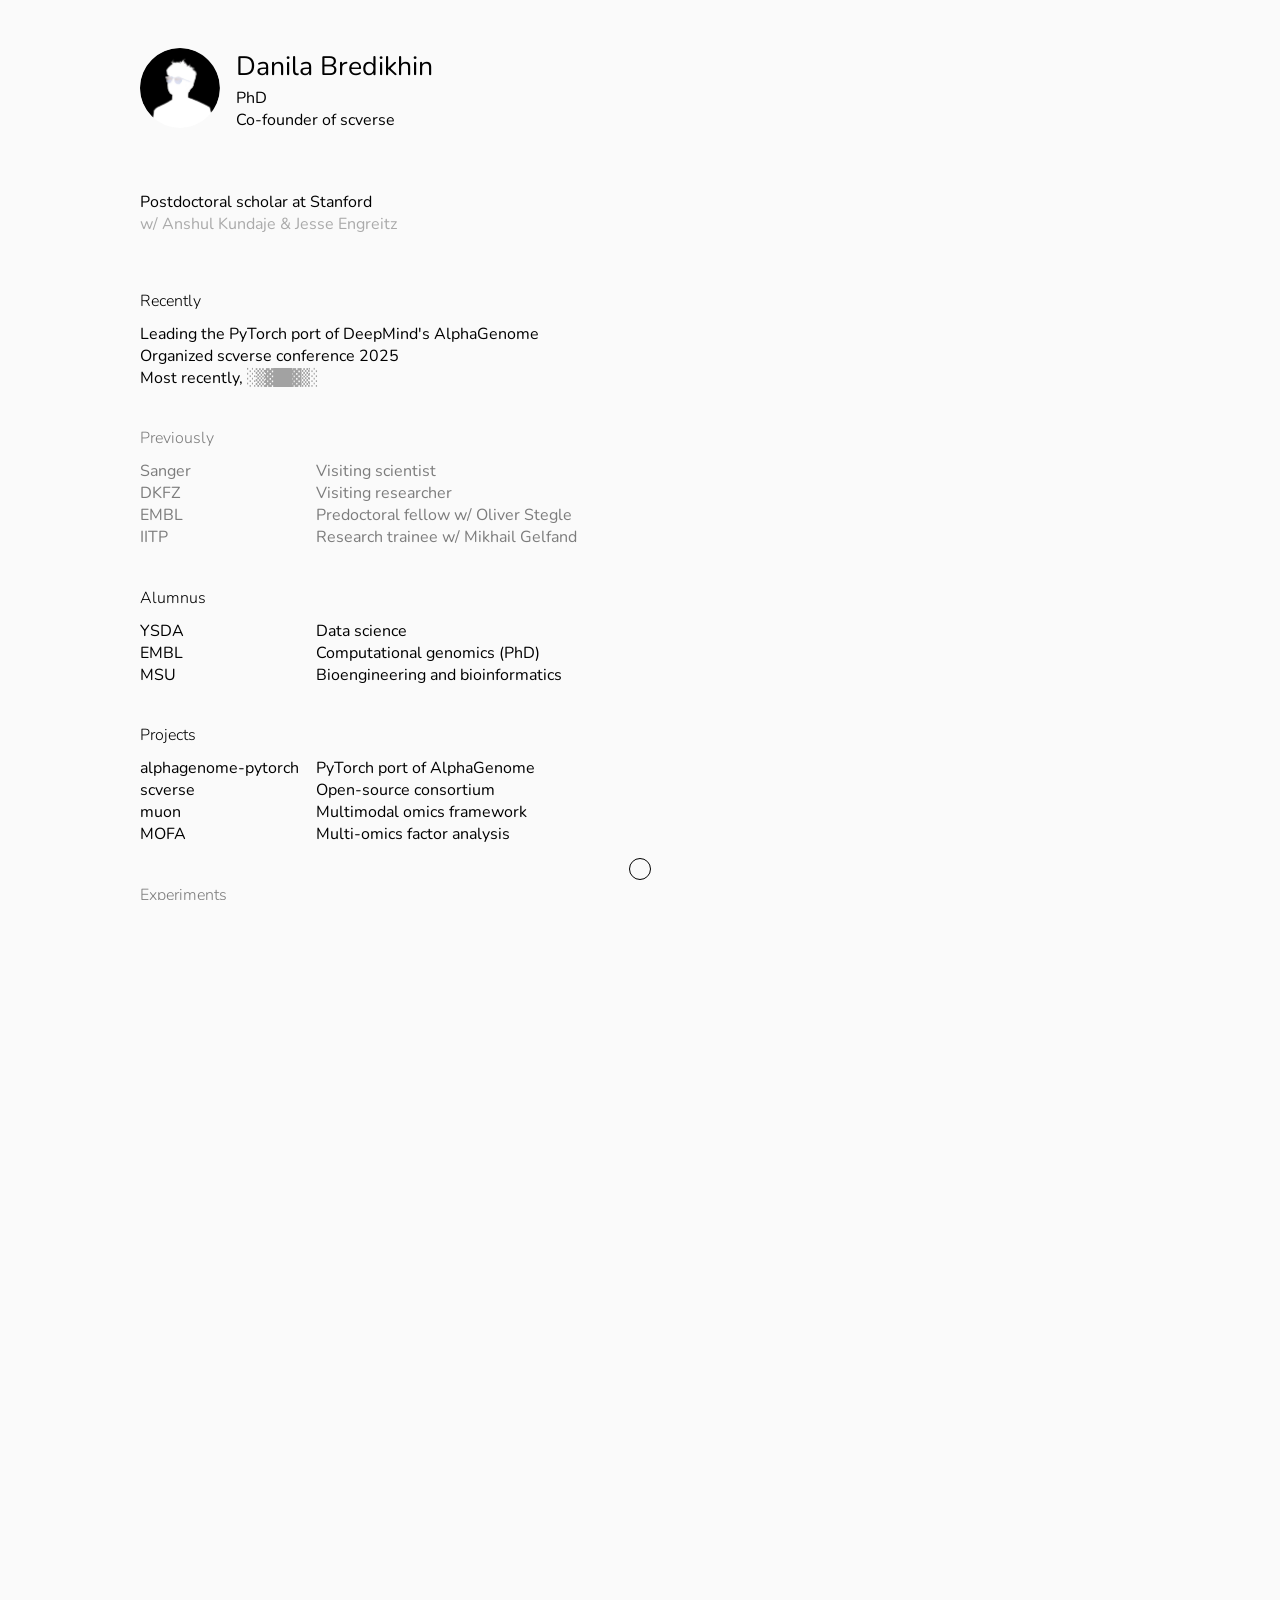
<file: index.html>
<!DOCTYPE html>
<html>
  <head>
    <meta charset="utf-8" />
    <title>Danila Bredikhin</title>
    <link rel="stylesheet" type="text/css" href="styles/main.css" />
    <link
      id="stylesheet"
      rel="stylesheet"
      type="text/css"
      href="styles/light.css"
    />
    <link
      href="https://fonts.googleapis.com/css?family=Nunito"
      rel="stylesheet"
    />
    <link
      href="https://fonts.googleapis.com/css?family=Quattrocento+Sans"
      rel="stylesheet"
    />
    <script>
      var themeCookie = document.cookie.replace(
        /(?:(?:^|.*;\s*)theme\s*\=\s*([^;]*).*$)|^.*$/,
        "$1"
      );
      if (themeCookie) {
        document
          .getElementById("stylesheet")
          .setAttribute(
            "href",
            themeCookie == "dark" ? "styles/dark.css" : "styles/light.css"
          );
      }
    </script>
    <script>
      function hideModal() {
        var overlay = document.getElementById("modaloverlay");
        var modal = document.getElementById("modal");
        modal.classList.remove("addmodal");
        void modal.offsetWidth;
        modal.classList.add("hidemodal");
        void modal.offsetWidth;
        setTimeout(function () {
          modal.remove();
        }, 200);
        overlay.style.display = "none";
      }

      window.addEventListener("load", function () {
        var overlay = document.getElementById("modaloverlay");
        overlay.addEventListener(
          "click",
          function () {
            hideModal();
          },
          false
        );

        document.onkeydown = function (event) {
          event = event || window.event;
          var esc = false;
          if ("key" in event) {
            esc = event.key === "Escape" || event.key === "Esc";
          } else {
            esc = event.keyCode === 27;
          }

          if (esc) {
            hideModal();
          }
        };
      });

      var narrowWidth = window.matchMedia("(max-width: 1024px)");
      var narrowDeviceWidth = window.matchMedia("(max-device-width: 1024px)");

      function modalOpen(e, page) {
        if (narrowWidth.matches || narrowDeviceWidth.matches) {
          return true;
        }
        e.preventDefault();

        var modal = document.createElement("iframe");
        modal.setAttribute("src", page);
        modal.setAttribute("id", "modal");
        modal.classList.add("addmodal");
        modal.frameBorder = 0;
        document.body.appendChild(modal);

        var overlay = document.getElementById("modaloverlay");
        overlay.style.display = "block";

        return false;
      }
    </script>
  </head>
  <body>
    <div id="wrapper">
      <div
        onclick="var sheet=document.getElementById('stylesheet').getAttribute('href');
                    document.cookie = (sheet == 'styles/light.css') ? 'theme=dark' : 'theme=light';
                    document.getElementById('stylesheet').setAttribute('href', (sheet == 'styles/light.css') ? 'styles/dark.css' : 'styles/light.css');"
        id="lights"
      ></div>
      <div id="content">

        <div id="header">
          <div id="userpic">
            <img alt="userpic"/>
          </div>
          <div id="userinfo">
            <div id="username">Danila Bredikhin</div>
            <div class="block">
              <h3></h3>
              <div class="block-content">
                <div class="block-line">
                  PhD
                </div>
                <div class="block-line">
                  <span>Co-founder of <span class="nya scverse"><a href="https://scverse.org" target="_blank">scverse</a></span></span>
                </div>
              </div>
            </div>
          </div>
        </div>

        <div class="block" id="now">
          <h3></h3>
          <div class="block-content">
            <div class="block-line">
              <span>Postdoctoral scholar at <span class="nya stanford"><a href="https://www.stanford.edu/" target="_blank">Stanford</a></span></span>
            </div>
            <div class="block-line">
              <span class="faint">w/ <span class="nya kundajelab"><a href="https://kundajelab.stanford.edu/" target="_blank">Anshul Kundaje</a></span> & <span class="nya engreitzlab"><a href="https://www.engreitzlab.org/" target="_blank">Jesse Engreitz</a></span></span>
            </div>
          </div>
        </div>

        <div class="block" id="recently">
          <h3>Recently</h3>
          <div class="block-content">
            <div class="block-line">
              <span>Leading the <span class="nya pytorch"><a href="https://github.com/genomicsxai/alphagenome-pytorch" target="_blank">PyTorch port</a></span> of DeepMind's <span class="nya alphagenome"><a href="https://deepmind.google/science/alphagenome/" target="_blank">AlphaGenome</a></span></span>
            </div>
            <div class="block-line">
              <span>Organized <span class="nya scverse"><a href="https://scverse.org/conference2025/" target="_blank">scverse conference 2025</a></span></span>
            </div>
            <div class="block-line">
              <span>Most recently, <span class="redacted" data-mask="░▒▓██▓▒░" role="img" aria-label="redacted"><span class="mask"><span class="g">░▒▓██▓▒░</span></span><span class="word">redacted</span></span></span>
            </div>
          </div>
        </div>

        <div class="block" id="previously">
          <h3>Previously</h3>
          <div class="block-content table">
            <div class="block-line">
              <span><span class="nya sanger"><a
                href="https://www.sanger.ac.uk/group/stegle-and-theis-group/"
                target="_blank"
                >Sanger</a
              ></span></span>
              <span>Visiting scientist</span>
            </div>
            <div class="block-line">
              <span><span class="nya dkfz"><a
                href="https://www.dkfz.de/en/bioinformatik-genomik-systemgenetik/"
                target="_blank"
                >DKFZ</a
              ></span></span>
              <span>Visiting researcher</span>
            </div>
            <div class="block-line">
              <span><span class="nya embl"><a href="https://www.embl.org/" target="_blank"
                >EMBL</a
              ></span></span>
              <span>Predoctoral fellow w/ <span class="nya steglelab"><a href="https://www.embl.org/groups/stegle/" target="_blank"
                >Oliver Stegle</a
              ></span></span>
            </div>
            <div class="block-line">
              <span><span class="nya iitp"><a href="http://iitp.ru/en/about" target="_blank"
                >IITP</a
              ></span></span>
              <span>Research trainee w/ <span class="nya gelfandlab"><a href="http://www.rtcb.iitp.ru/mg_e.htm" target="_blank"
                >Mikhail Gelfand</a
              ></span></span>
            </div>
          </div>
        </div>

        <div class="block" id="alumnus">
          <h3>Alumnus</h3>
          <div class="block-content table">
            <div class="block-line">
              <span><span class="nya ysda"><a href="https://dataschool.yandex.com/" target="_blank"
                >YSDA</a
              ></span></span>
              <span>Data science</span>
            </div>
            <div class="block-line">
              <span><span class="nya embl"><a href="https://www.embl.org/" target="_blank"
                >EMBL</a
              ></span></span>
              <span>Computational genomics (PhD)</span>
            </div>
            <div class="block-line">
              <span><span class="nya msu"><a href="https://www.msu.ru/en/" target="_blank">MSU</a></span></span>
              <span><span class="nya fbb"><a href="http://fbb.msu.ru/" target="_blank">Bioengineering and bioinformatics</a></span></span>
            </div>
          </div>
        </div>

        <div class="block" id="projects">
          <h3>Projects</h3>
          <div class="block-content table">
            <div class="block-line">
              <span><span class="nya pytorch"><a href="https://github.com/genomicsxai/alphagenome-pytorch" target="_blank"
                >alphagenome-pytorch</a
              ></span></span>
              <span>PyTorch port of AlphaGenome</span>
            </div>
            <div class="block-line">
              <span><span class="nya scverse"><a href="https://scverse.org/" target="_blank"
                >scverse</a
              ></span></span>
              <span>Open-source consortium</span>
            </div>
            <div class="block-line">
              <span><span class="nya muon"><a href="https://muon.scverse.org" target="_blank"
                >muon</a
              ></span></span>
              <span>Multimodal omics framework</span>
            </div>
            <div class="block-line">
              <span><span class="nya mofa"><a href="https://biofam.github.io/MOFA2/" target="_blank"
                >MOFA</a
              ></span></span>
              <span>Multi-omics factor analysis</span>
            </div>
          </div>
        </div>

        <div class="block" id="new">
          <h3>Experiments</h3>
          <div class="block-content table">
            <div class="block-line">
              <span><span class="nya scverse"><a href="https://github.com/scverse/shadows" target="_blank"
                >shadows</a
              ></span></span>
              <span>Low-memory scverse data access</span>
            </div>
            <div class="block-line">
              <span><span class="nya scverse"><a href="https://github.com/gtca/pqdata" target="_blank"
                >pqdata</a
              ></span></span>
              <span>Parquet-based scverse data serialization</span>
            </div>
            <!-- <div class="block-line">
              <span><span class="nya scverse"><a href="https://github.com/scverse/scdatasets" target="_blank"
                >scdatasets</a
              ></span></span>
              <span>Datasets for scverse</span>
            </div> -->
            <div class="block-line chips">
              <a href="https://github.com/gtca" target="_blank" class="chip github">github: @gtca</a>
            </div>
          </div>
        </div>
       
        <div class="block" id="publications">
          <h3>Selected publications</h3>
          <div class="block-content table">
            <div class="block-line">
              <span class="faint">2023</span>
              <span>
                <span><a href="/scverse" onclick="modalOpen(event, '/scverse')"><span class="nya scverse clickable">The scverse project</span></a></span>
                <br>
                <span class="smol">The scverse project provides a computational ecosystem for single-cell omics data analysis</span>
              </span>
            </div>
            <div class="block-line">
              <span class="faint">2021</span>
              <span><span class="nya scverse"><a href="/muon" onclick="modalOpen(event, '/muon')"><span class="clickable"></span>Multimodal omics analysis framework</a></span>
                <br>
                <span class="smol">MUON: multimodal omics analysis framework</span>
              </span>
            </div>
            <div class="block-line">
              <span class="faint">2020</span>
              <span><span class="nya scverse"><a href="/mofa2" onclick="modalOpen(event, '/mofa2')"><span class="clickable"></span>Multimodal single-cell data integration framework</a></span>
                <br>
                <span class="smol">MOFA+: a statistical framework for comprehensive integration of multi-modal single-cell data</span>
              </span>
            </div>
            <div class="block-line">
              <span class="faint"></span>
              <span><span class="nya scverse"><a href="/zga" onclick="modalOpen(event, '/zga')"><span class="clickable"></span>CRISPRa screen for zygotic genome activation</a></span>
                <br>
                <span class="smol">A Single-Cell Transcriptomics CRISPR-Activation Screen Identifies Epigenetic Regulators of the Zygotic Genome Activation Program</span>
              </span>
            </div>
            <div class="block-line chips">
              <a href="https://orcid.org/0000-0001-8089-6983" target="_blank" class="chip orcid">orcid: *6983</a>
              <a href="https://scholar.google.com/citations?user=a3d4D-YAAAAJ" target="_blank" class="chip scholar">scholar: a3d4*</a>
            </div>
          </div>
        </div>

        <div class="block" id="contact">
          <h3>Contact</h3>
          <div class="block-content">
            <div class="block-line">
              <span>drop me an 
                <span class="nya email"><a href="mailto:danila@stanford.edu" target="_blank">email</a></span>
                <br/>let's meet in 
                <span class="nya sf"><a href="https://open.spotify.com/track/6vcNJUWtUPB0hKC6VbZriY" target="_blank">san francisco</a></span> or 
                <span class="nya pa"><a href="https://www.imdb.com/title/tt2479800/" target="_blank">palo alto</a></span>
              </span>
            </div>
            <div class="block-line chips">
              <a href="mailto:danila@stanford.edu" target="_blank" class="chip email">email</a>
              <a href="https://x.com/gtcaa" target="_blank" class="chip x">&Xopf;: @gtcaa</a>
              <!-- <a href="https://open.spotify.com/track/6vcNJUWtUPB0hKC6VbZriY" target="_blank" class="chip sf">san francisco</a>
              <a href="https://www.imdb.com/title/tt2479800/" target="_blank" class="chip pa">palo alto</a> -->
            </div>
          </div>
        </div>

      </div>
    </div>
    <div id="modaloverlay"></div>
    <script>
      // Redaction sweep: on hover a ░▒▓█ band passes left to right over the
      // block glyphs and leaves the word behind; on leave the blocks return.
      document.querySelectorAll(".redacted").forEach(function (el) {
        var SH = "░▒▓█";
        var mask = el.querySelector(".mask");
        var word = el.querySelector(".word").textContent;
        var base = el.dataset.mask;
        var timer = null;

        // consecutive blocks share one span so no seams show between them
        function paint(chars) {
          var html = "", run = "";
          chars.forEach(function (c) {
            if (SH.indexOf(c) >= 0) { run += c; return; }
            if (run) { html += '<span class="g">' + run + "</span>"; run = ""; }
            html += c;
          });
          mask.innerHTML = html + (run ? '<span class="g">' + run + "</span>" : "");
        }

        el.addEventListener("mouseenter", function () {
          var t = 0;
          clearInterval(timer);
          timer = setInterval(function () {
            t++;
            var front = t - 2;
            paint(word.split("").map(function (ch, i) {
              var d = front - i;
              if (d > 3) return ch;
              if (d >= 0) return SH[3 - d];
              return base[i];
            }));
            if (t >= word.length + 6) clearInterval(timer);
          }, 45);
        });
        el.addEventListener("mouseleave", function () {
          clearInterval(timer);
          paint(base.split(""));
        });
      });
    </script>
  </body>
</html>
</file>
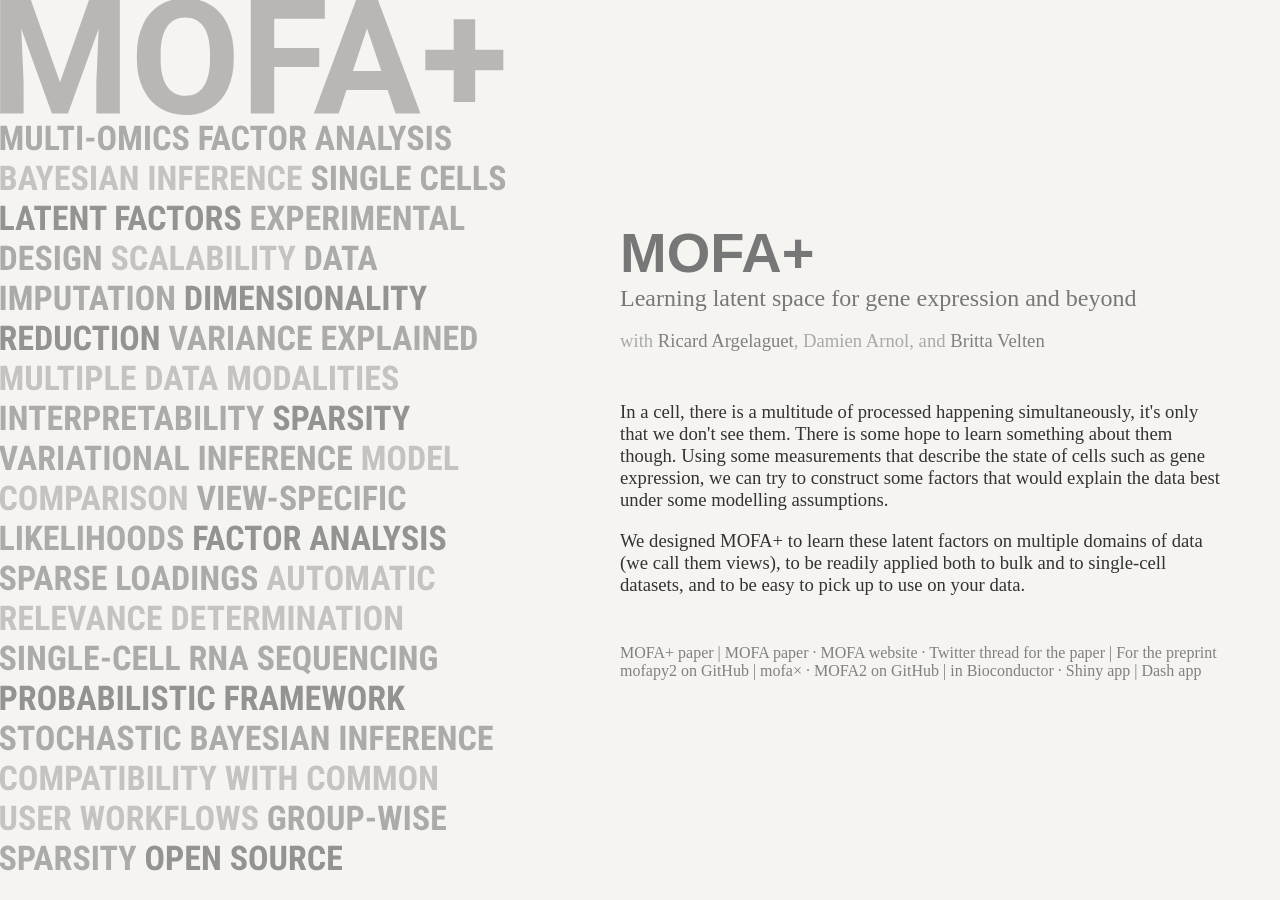
<file: projects/mofa2/index.html>
<!DOCTYPE html>
<html>
  <head>
    <title>Danila Bredikhin</title>
    <link rel="stylesheet" type="text/css" href="styles.css">
    <link href="https://fonts.googleapis.com/css?family=Nunito" rel="stylesheet">
    <link href="https://fonts.googleapis.com/css?family=Quattrocento+Sans" rel="stylesheet">
  </head>
  <body>
    <div id="wrapper">
      <div id="content">
        <div id="left">
          
        </div>
        <div id="right">
          <div id="right_content">
            <div id="summary_title">
              MOFA+
            </div>
            <div id="summary_subtitle">
              Learning latent space for gene expression and beyond
              <div class="contributors">
                with <a href="https://twitter.com/RArgelaguet" target="_blank" class="twt">Ricard Argelaguet</a>, Damien Arnol, and <a href="https://twitter.com/BrittaVelten" target="_blank" class="twt">Britta Velten</a>
              </div>
            </div>
            <div id="summary_text">
              <p>In a cell, there is a multitude of processed happening simultaneously, it's only that we don't see them. There is some hope to learn something about them though. Using some measurements that describe the state of cells such as gene expression, we can try to construct some factors that would explain the data best under some modelling assumptions.
              </p>
              <p>We designed MOFA+ to learn these latent factors on multiple domains of data (we call them views), to be readily applied both to bulk and to single-cell datasets, and to be easy to pick up to use on your data.</p>
            </div>
            <div class="pub_links"> 
              <a href="https://genomebiology.biomedcentral.com/articles/10.1186/s13059-020-02015-1" target="_blank" class="ppr">MOFA+ paper</a> |
              <a href="https://www.embopress.org/doi/10.15252/msb.20178124" target="_blank" class="ppr">MOFA paper</a> &middot;
              <a href="https://biofam.github.io/MOFA2/" target="_blank" class="blg">MOFA website</a> &middot;
              <a href="https://twitter.com/RArgelaguet/status/1260233680817139712" target="_blank" class="twt">Twitter thread for the paper</a> |
              <a href="https://twitter.com/RArgelaguet/status/1193461438020497408" target="_blank" class="twt">For the preprint</a> <br/>
              <a href="https://github.com/bioFAM/mofapy2" target="_blank" class="blg">mofapy2 on GitHub</a> |
              <a href="https://github.com/gtca/mofax" target="_blank" class="blg">mofa&#215;</a> &middot;
              <a href="https://github.com/bioFAM/MOFA2" target="_blank" class="blg">MOFA2 on GitHub</a> |
              <a href="http://www.bioconductor.org/packages/release/bioc/html/MOFA2.html" target="_blank" class="bioc">in Bioconductor</a> &middot;
              <a href="https://github.com/gtca/mofaplus-shiny" target="_blank" class="blg">Shiny app</a> |
              <a href="https://github.com/gtca/mofax-dash" target="_blank" class="blg">Dash app</a>
            </div>
          </div>
        </div>
      </div>
    </div>
  </body>
</html>
</file>
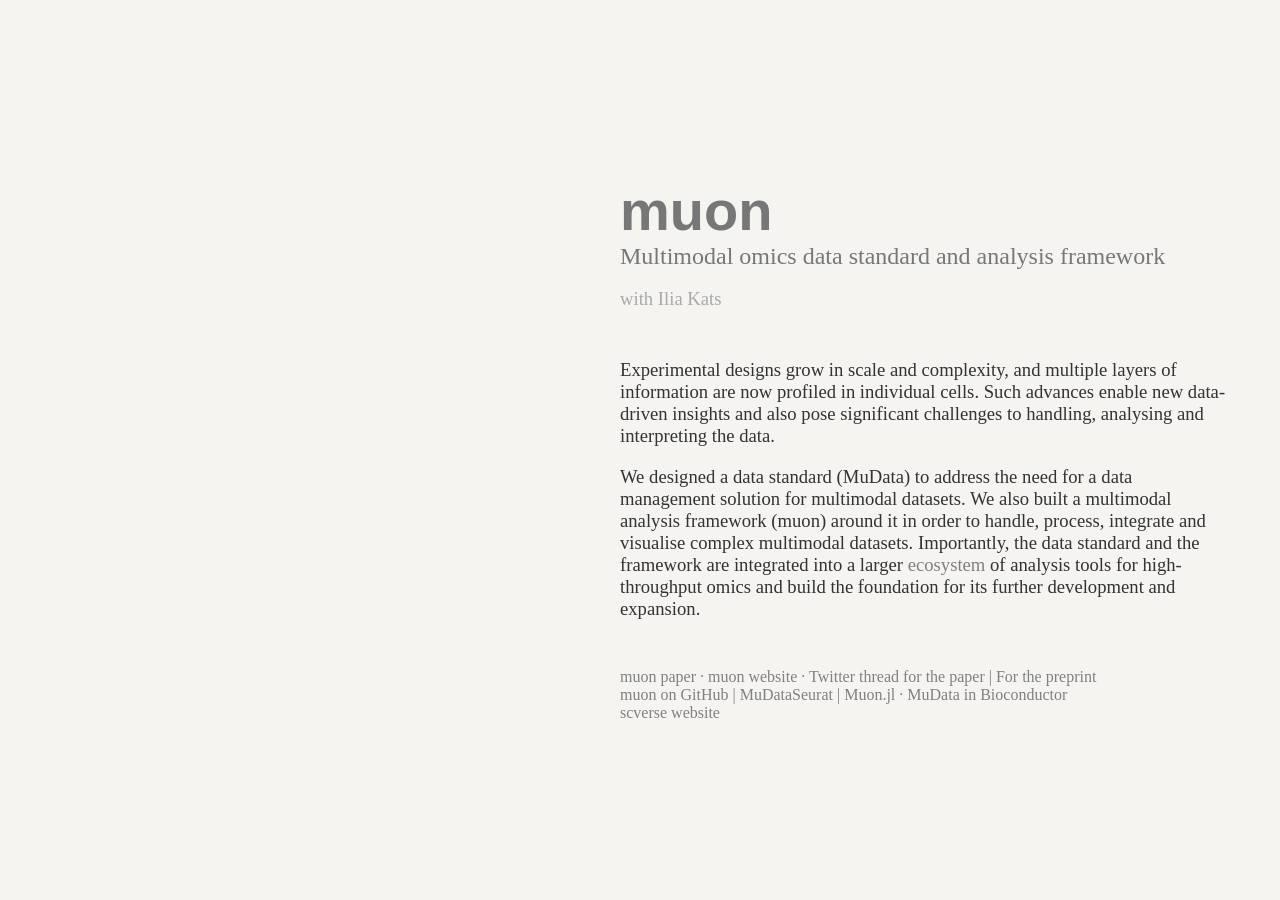
<file: projects/muon/index.html>
<!DOCTYPE html>
<html>
  <head>
    <title>Danila Bredikhin</title>
    <link rel="stylesheet" type="text/css" href="styles.css">
    <link href="https://fonts.googleapis.com/css?family=Nunito" rel="stylesheet">
    <link href="https://fonts.googleapis.com/css?family=Quattrocento+Sans" rel="stylesheet">
  </head>
  <body>
    <div id="wrapper">
      <div id="content">
        <div id="left">
          
        </div>
        <div id="right">
          <div id="right_content">
            <div id="summary_title">
              muon
            </div>
            <div id="summary_subtitle">
              Multimodal omics data standard and analysis framework
              <div class="contributors">
                with Ilia Kats
              </div>
            </div>
            <div id="summary_text">
              <p>Experimental designs grow in scale and complexity, and multiple layers of information are now profiled in individual cells. Such advances enable new data-driven insights and also pose significant challenges to handling, analysing and interpreting the data.
              </p>
	      <p>We designed a data standard (MuData) to address the need for a data management solution for multimodal datasets. We also built a multimodal analysis framework (muon) around it in order to handle, process, integrate and visualise complex multimodal datasets. Importantly, the data standard and the framework are integrated into a larger <a href="https://scverse.org" target="_blank">ecosystem</a> of analysis tools for high-throughput omics and build the foundation for its further development and expansion.</p>
            </div>
            <div class="pub_links"> 
              <a href="https://genomebiology.biomedcentral.com/articles/10.1186/s13059-021-02577-8" target="_blank" class="ppr">muon paper</a> &middot;
              <a href="https://muon.scverse.org/" target="_blank">muon website</a> &middot;
              <a href="https://twitter.com/gtcaa/status/1490678609467654146" target="_blank" class="twt">Twitter thread for the paper</a> |
              <a href="https://twitter.com/gtcaa/status/1400152962471796738" target="_blank" class="twt">For the preprint</a> <br/>
              <a href="https://github.com/scverse/muon" target="_blank">muon on GitHub</a> |
              <a href="https://github.com/pmbio/MuDataSeurat" target="_blank">MuDataSeurat</a> |
              <a href="https://github.com/scverse/Muon.jl" target="_blank">Muon.jl</a> &middot;
	      <a href="https://www.bioconductor.org/packages/release/bioc/html/MuData.html" target="_blank" class="bioc">MuData in Bioconductor</a> <br/>
              <a href="https://scverse.org/" target="_blank">scverse website</a>
            </div>
          </div>
        </div>
      </div>
    </div>
  </body>
</html>
</file>
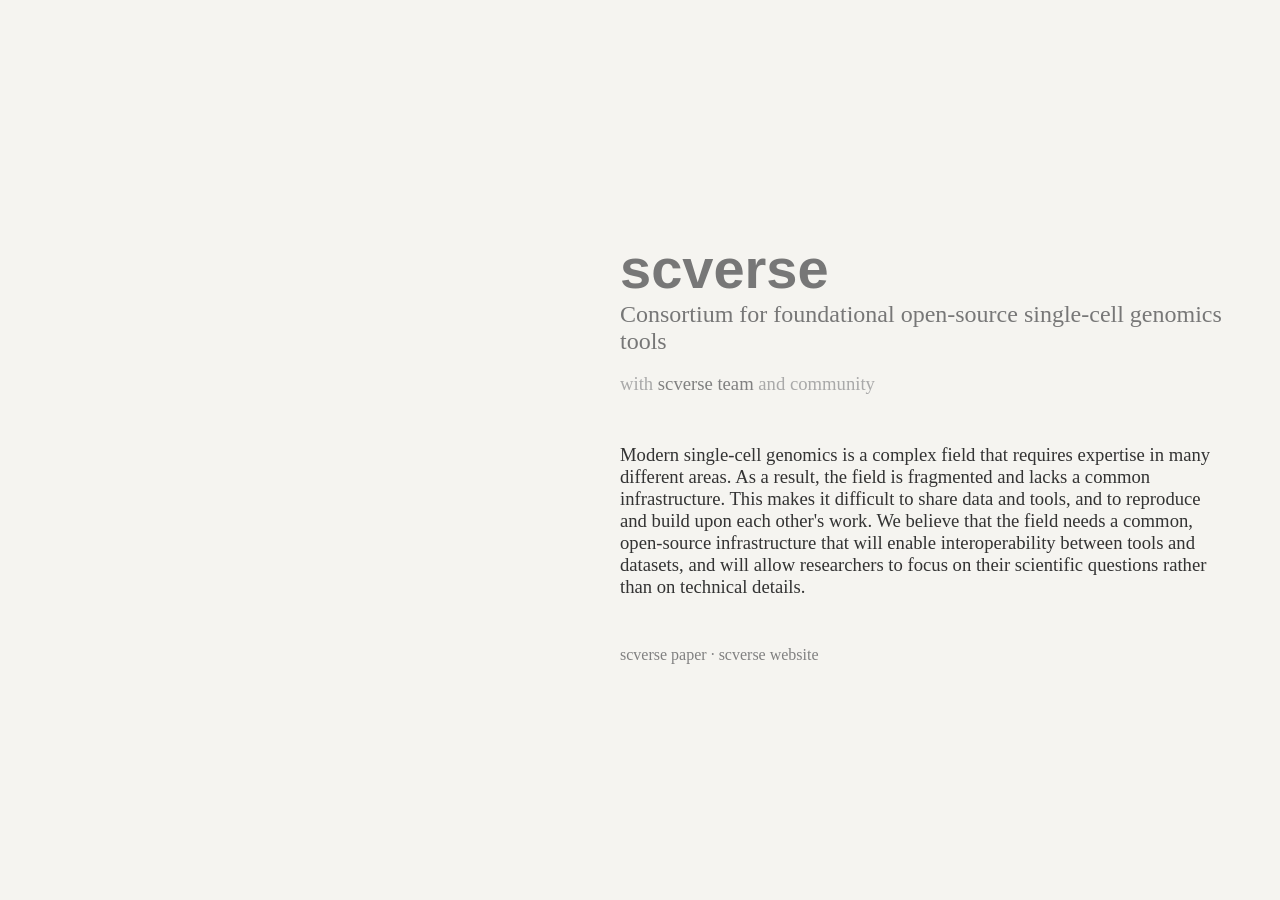
<file: projects/scverse/index.html>
<!DOCTYPE html>
<html>
  <head>
    <title>Danila Bredikhin</title>
    <link rel="stylesheet" type="text/css" href="styles.css" />
    <link
      href="https://fonts.googleapis.com/css?family=Nunito"
      rel="stylesheet"
    />
    <link
      href="https://fonts.googleapis.com/css?family=Quattrocento+Sans"
      rel="stylesheet"
    />
  </head>
  <body>
    <div id="wrapper">
      <div id="content">
        <div id="left"></div>
        <div id="right">
          <div id="right_content">
            <div id="summary_title">scverse</div>
            <div id="summary_subtitle">
              Consortium for foundational open-source single-cell genomics tools
              <div class="contributors">
                with
                <a href="https://scverse.org/people" target="_blank"
                  >scverse team</a
                >
                and community
              </div>
            </div>
            <div id="summary_text">
              <p>
                Modern single-cell genomics is a complex field that requires
                expertise in many different areas. As a result, the field is
                fragmented and lacks a common infrastructure. This makes it
                difficult to share data and tools, and to reproduce and build
                upon each other's work. We believe that the field needs a
                common, open-source infrastructure that will enable
                interoperability between tools and datasets, and will allow
                researchers to focus on their scientific questions rather than
                on technical details.
              </p>
            </div>
            <div class="pub_links">
              <a
                href="https://www.nature.com/articles/s41587-023-01733-8"
                target="_blank"
                class="ppr"
                >scverse paper</a
              >
              &middot;
              <a href="https://scverse.org/" target="_blank">scverse website</a>
            </div>
          </div>
        </div>
      </div>
    </div>
  </body>
</html>
</file>
<file: styles/main.css>
#modal {
  display: flex;
  align-self: center;
  align-items: center;
  width: 40%;
  height: 95%;
  position: fixed;
  top: 50%;
  transform: translate(0, -50%);
  right: 1rem;
  z-index: 999;
  border-radius: 1rem;
  box-shadow: rgba(0, 0, 0, 0.2) 0 1rem 2rem 0;
}

.addmodal {
  animation: slide 0.3s forwards;
}

.hidemodal {
  animation: slideaway 0.2s forwards;
}

@keyframes slide {
  0% {
    right: -40%;
  }
  100% {
    right: 1rem;
  }
}
@keyframes slideaway {
  0% {
    right: 1rem;
  }
  100% {
    right: -40%;
  }
}
#modaloverlay {
  background: rgba(0, 0, 0, 0.1);
  backdrop-filter: blur(2px);
  position: absolute;
  left: 0;
  top: 0;
  width: 100%;
  height: 100%;
  z-index: 900;
  display: none;
}

html,
body {
  width: 100%;
  height: 100%;
  background-color: #fafafa;
  margin: 0;
  -webkit-user-select: none;
  -ms-user-select: none;
  user-select: none;
}
html a,
body a {
  text-decoration: none;
  color: inherit;
}

#wrapper {
  display: flex;
  flex-direction: column;
  justify-content: center;
}
#wrapper #lights {
  position: fixed;
  width: 20px;
  height: 20px;
  bottom: 20px;
  align-self: center;
  border-style: solid;
  border-width: 1px;
  border-radius: 50%;
  cursor: pointer;
  z-index: 99;
  transition: all 250ms;
}
#wrapper #lights:hover {
  width: 40px;
  height: 40px;
  bottom: 10px;
}
@media screen and (max-width: 1024px) {
  #wrapper #lights {
    align-self: flex-end;
    right: 20px;
    bottom: 20px;
  }
  #wrapper #lights:hover {
    right: 10px;
    bottom: 10px;
  }
}
@media screen and (max-device-width: 1024px) {
  #wrapper #lights {
    align-self: flex-end;
    width: 4rem;
    height: 4rem;
    bottom: 2rem;
    right: 2rem;
  }
  #wrapper #lights:hover {
    width: 6rem;
    height: 6rem;
    bottom: 1rem;
    right: 1rem;
  }
}
#wrapper #content {
  display: flex;
  flex-direction: column;
  align-self: center;
  justify-content: center;
  gap: 0.3rem;
  width: 1000px;
  padding-bottom: 10rem;
}
@media only screen and (max-width: 1024px) {
  #wrapper #content {
    width: 720px;
  }
}
@media only screen and (max-width: 800px) {
  #wrapper #content {
    width: auto;
    padding: 0 2rem 7rem 2rem;
  }
}
#wrapper #content #title {
  padding: 30px 0;
}
#wrapper #content #title #name {
  font-size: 20pt;
  font-family: "Nunito", sans-serif;
  margin: 0;
}
@media only screen and (max-device-width: 1024px) {
  #wrapper #content #title #name {
    font-size: 4rem;
  }
}
#wrapper #content #header {
  display: flex;
  flex-direction: row;
  align-items: flex-start;
  gap: 1rem;
  margin: 3rem 0 1rem 0;
}
#wrapper #content #header #userpic img {
  content: url("../static/userpic.png");
  min-width: 2rem;
  max-width: 5rem;
  border-radius: 50%;
  transition: all 200ms ease-in-out;
}
#wrapper #content #header #userpic img:hover {
  box-shadow: 0 0 10px rgba(0, 0, 0, 0.2);
  scale: 1.01;
}
@media screen and (max-device-width: 1024px) {
  #wrapper #content #header #userpic img {
    min-width: 5rem;
    max-width: 9rem;
  }
}
#wrapper #content #header #userinfo {
  flex-grow: 1;
}
#wrapper #content #header #userinfo #username {
  font-size: 20pt;
  font-family: "Nunito", sans-serif;
  margin: 0;
}
@media only screen and (max-device-width: 1024px) {
  #wrapper #content #header #userinfo #username {
    font-size: 37pt;
  }
}
#wrapper #content #header #userinfo .block {
  margin: 0;
  padding: 0;
}
#wrapper #content #header #userinfo .block .block-content {
  margin: 0;
  padding: 0;
}
@media screen and (max-device-width: 1024px) {
  #wrapper #content #header #userinfo .block .block-content {
    font-size: 1.5rem;
  }
}
#wrapper #content .block {
  border-radius: 0.7rem;
  padding: 0.7rem;
  margin-left: -0.7rem;
  transition: all 300ms ease-in-out;
}
#wrapper #content .block h3 {
  font-family: "Nunito", sans-serif;
  margin: 0.2rem auto;
  transition: all 300ms ease-in-out;
  font-size: 1rem;
  font-weight: 300;
}
@media screen and (max-device-width: 1024px) {
  #wrapper #content .block h3 {
    font-size: 2rem;
  }
}
#wrapper #content .block .block-content {
  font-family: "Nunito", sans-serif;
  display: flex;
  flex-direction: column;
  padding: 0.5rem 0;
}
#wrapper #content .block .block-content .block-line {
  display: flex;
}
#wrapper #content .block .block-content .block-line .faint {
  color: #AAAAAA;
}
@media screen and (max-device-width: 1024px) {
  #wrapper #content .block .block-content .block-line {
    font-size: 1.5rem;
  }
}
#wrapper #content .block .block-content.table .block-line > span:first-child {
  flex: 0 0 11rem;
  white-space: nowrap;
}
@media screen and (max-device-width: 1024px) {
  #wrapper #content .block .block-content.table .block-line > span:first-child {
    flex: 0 0 16rem;
  }
}
#wrapper #content .block .block-content.table .block-line > span:nth-child(2) {
  flex: 1;
}
#wrapper #content .block .block-content .chips {
  margin-top: 1rem;
  display: flex;
  flex-direction: row;
  gap: 0.5rem;
}
#wrapper #content .block .block-content .chips .chip {
  border-radius: 0.6rem;
  padding: 0.4rem 0.6rem;
  font-size: 0.9rem;
  transition: all 200ms ease-in-out;
  border: none !important;
}
@media screen and (max-device-width: 1024px) {
  #wrapper #content .block .block-content .chips .chip {
    font-size: 1.5rem;
    padding: 0.5rem 0.9rem;
  }
}
#wrapper #content .block .block-content .chips .chip.orcid:hover {
  background-color: #A5CE39;
  color: white;
}
#wrapper #content .block .block-content .chips .chip.scholar:hover {
  background-color: #4285F4;
  color: white;
}
#wrapper #content .block .block-content .chips .chip.email:hover {
  background-color: #C5008E;
  color: white;
}
#wrapper #content .block .block-content .chips .chip.sf:hover {
  background-color: #C0362C;
  color: white;
}
#wrapper #content .block .block-content .chips .chip.pa:hover {
  background-color: #FAC022;
  color: white;
}
#wrapper #content .block .block-content .smol {
  font-size: 0.8rem;
  color: #AAAAAA;
}
@media screen and (max-device-width: 1024px) {
  #wrapper #content .block .block-content .smol {
    font-size: 1.2rem;
  }
}
#wrapper #content .block:hover#alumnus a {
  border-bottom: 1px dashed rgba(255, 34, 60, 0.3);
}
#wrapper #content .block:hover#publications a {
  border-bottom: 1px dashed rgba(0, 91, 197, 0.3);
}
#wrapper #content .block:hover#projects a {
  border-bottom: 1px dashed rgba(0, 176, 145, 0.3);
}
#wrapper #content .block:hover#contact a {
  border-bottom: 1px dashed rgba(197, 0, 142, 0.3);
}
#wrapper #content .block:hover a {
  border-bottom: 1px dashed rgba(0, 0, 0, 0.2);
}
#wrapper #content .block#recently .block-content {
  max-width: 36rem;
}
#wrapper #content .block#recently:hover {
  background-color: rgba(0, 0, 0, 0.03);
}
#wrapper #content .block#previously, #wrapper #content .block#new {
  opacity: 0.5;
}
#wrapper #content .block#previously:hover, #wrapper #content .block#new:hover {
  background-color: rgba(0, 0, 0, 0.05);
  opacity: 1;
}
#wrapper #content .block#alumnus:hover {
  background-color: rgba(255, 34, 60, 0.05);
}
#wrapper #content .block#alumnus:hover h3 {
  color: #FF223C;
  opacity: 0.75;
}
#wrapper #content .block#projects:hover {
  background-color: rgba(0, 176, 145, 0.05);
}
#wrapper #content .block#projects:hover h3 {
  color: #00B091;
  opacity: 0.8;
}
#wrapper #content .block#publications .block-line:not(.chips) {
  margin-bottom: 0.5rem;
}
#wrapper #content .block#publications:hover {
  background-color: rgba(0, 91, 197, 0.05);
}
#wrapper #content .block#publications:hover h3 {
  color: #005BC5;
}
#wrapper #content .block#contact:hover {
  background-color: rgba(197, 0, 142, 0.05);
}
#wrapper #content .block#contact:hover h3 {
  color: #C5008E;
}
#wrapper #content .block#now {
  margin-top: 1rem;
  margin-bottom: 1rem;
}
#wrapper #content .nya {
  transition: all 200ms ease-in-out;
}
#wrapper #content .nya:hover {
  color: white;
  border-radius: 0.3rem;
  padding: 0.2rem 0.3rem;
  margin-left: -0.3rem;
}
#wrapper #content .nya:hover a {
  border-bottom: none;
}
#wrapper #content .nya:hover.scverse {
  background-color: rgb(0, 0, 0);
}
#wrapper #content .nya:hover.embl {
  background-color: rgb(24, 151, 76);
}
#wrapper #content .nya:hover.dkfz {
  background-color: #0047b5;
}
#wrapper #content .nya:hover.sanger {
  background-color: #2d3a87;
}
#wrapper #content .nya:hover.iitp {
  background-color: #35588f;
}
#wrapper #content .nya:hover.gelfandlab, #wrapper #content .nya:hover.steglelab, #wrapper #content .nya:hover.mofa {
  background-color: #888888;
}
#wrapper #content .nya:hover.ysda {
  background-color: #e2ad00;
  color: black;
}
#wrapper #content .nya:hover.msu {
  background-color: #2f3950;
}
#wrapper #content .nya:hover.msu {
  background-color: #2f3950;
}
#wrapper #content .nya:hover.fbb {
  background-color: #457c83;
}
#wrapper #content .nya:hover.kundajelab, #wrapper #content .nya:hover.stanford {
  background-color: #8c1515;
}
#wrapper #content .nya:hover.engreitzlab {
  background-color: rgb(38, 136, 223);
}
#wrapper #content .nya:hover.muon {
  background-color: rgb(0, 175, 102);
}
#wrapper #content .nya:hover.alphagenome {
  background-color: #1a73e8;
}
#wrapper #content .nya:hover.pytorch {
  background-color: #ee4c2c;
}
#wrapper #content .nya:hover.sf {
  background-color: #c0362c;
}
#wrapper #content .nya:hover.pa {
  background-color: #fac022;
}
#wrapper #content .nya:hover.email {
  background-color: #c5008e;
}
#wrapper .redacted {
  display: inline-grid;
  cursor: default;
}
#wrapper .redacted > * {
  grid-area: 1/1;
}
#wrapper .redacted .word {
  visibility: hidden;
}
#wrapper .redacted .g {
  font-family: Menlo, "SF Mono", "DejaVu Sans Mono", monospace;
  letter-spacing: -0.05em;
  opacity: 0.35;
}
#wrapper .external {
  height: 12px;
}
@media screen and (max-width: 800px) {
  #wrapper .external {
    display: none;
  }
}

/*# sourceMappingURL=main.css.map */
</file>
<file: styles/light.css>
html,
body {
  transition: background-color 250ms;
  overflow: hidden;
  overflow-y: scroll;
  scrollbar-width: none;
}

.chips .chip {
  background-color: rgba(0, 0, 0, 0.1);
  color: rgba(0, 0, 0, 0.3);
}
.chips .chip:hover {
  background-color: black;
  color: white;
}

/*# sourceMappingURL=light.css.map */
</file>
<file: projects/mofa2/styles.css>
html,
body {
  width: 100%;
  height: 100%;
  margin: 0;
}
html #wrapper,
body #wrapper {
  width: 100%;
  height: 100%;
}
html #wrapper #content,
body #wrapper #content {
  display: flex;
  flex-direction: row;
  align-self: center;
  justify-content: center;
  width: 100%;
  height: 100%;
  background-color: #f5f4f0;
  background-image: url(cover.svg);
  background-repeat: no-repeat;
  background-size: cover;
  background-position: left top;
  transition: all 1s ease-in-out;
}
@media only screen and (max-width: 1000px) {
  html #wrapper #content,
body #wrapper #content {
    background-image: none;
  }
}
@media only screen and (max-aspect-ratio: 7/8) {
  html #wrapper #content,
body #wrapper #content {
    background-image: none;
  }
}
html #wrapper #content #left,
body #wrapper #content #left {
  width: 50%;
  height: 100%;
}
@media only screen and (max-width: 1000px) {
  html #wrapper #content #left,
body #wrapper #content #left {
    width: 10%;
  }
}
@media only screen and (max-aspect-ratio: 7/8) {
  html #wrapper #content #left,
body #wrapper #content #left {
    width: 10%;
  }
}
html #wrapper #content #right,
body #wrapper #content #right {
  display: flex;
  width: 50%;
  height: 100%;
}
@media only screen and (max-width: 1000px) {
  html #wrapper #content #right,
body #wrapper #content #right {
    width: 90%;
  }
}
@media only screen and (max-aspect-ratio: 7/8) {
  html #wrapper #content #right,
body #wrapper #content #right {
    width: 90%;
  }
}
html #wrapper #content #right #right_content,
body #wrapper #content #right #right_content {
  align-self: center;
  padding: 10px 50px 10px 10px;
  margin-left: -30px;
}
html #wrapper #content #right #right_content #summary_title,
body #wrapper #content #right #right_content #summary_title {
  font-size: 42pt;
  font-family: Roboto, sans-serif, monospace;
  font-weight: 800;
  color: #777777;
  padding: 0;
}
html #wrapper #content #right #right_content #summary_subtitle,
body #wrapper #content #right #right_content #summary_subtitle {
  font-size: 18pt;
  font-family: serif;
  font-weight: 100;
  color: #777777;
  padding: 0;
}
html #wrapper #content #right #right_content #summary_subtitle .contributors,
body #wrapper #content #right #right_content #summary_subtitle .contributors {
  font-size: 14pt;
  text-decoration: none;
  pointer-events: auto;
  margin-top: 1em;
  color: darkgrey;
}
html #wrapper #content #right #right_content #summary_subtitle .contributors a:hover,
html #wrapper #content #right #right_content #summary_subtitle .contributors a:visited,
html #wrapper #content #right #right_content #summary_subtitle .contributors a:link,
html #wrapper #content #right #right_content #summary_subtitle .contributors a:active,
body #wrapper #content #right #right_content #summary_subtitle .contributors a:hover,
body #wrapper #content #right #right_content #summary_subtitle .contributors a:visited,
body #wrapper #content #right #right_content #summary_subtitle .contributors a:link,
body #wrapper #content #right #right_content #summary_subtitle .contributors a:active {
  text-decoration: none;
  color: grey;
}
html #wrapper #content #right #right_content #summary_subtitle .contributors a,
body #wrapper #content #right #right_content #summary_subtitle .contributors a {
  color: grey;
}
html #wrapper #content #right #right_content #summary_subtitle .contributors a:hover,
body #wrapper #content #right #right_content #summary_subtitle .contributors a:hover {
  color: black;
}
html #wrapper #content #right #right_content #summary_subtitle .contributors .twt:visited,
body #wrapper #content #right #right_content #summary_subtitle .contributors .twt:visited {
  color: darkgrey;
}
html #wrapper #content #right #right_content #summary_subtitle .contributors .twt:hover,
body #wrapper #content #right #right_content #summary_subtitle .contributors .twt:hover {
  color: #38a1f3;
}
html #wrapper #content #right #right_content #summary_text,
body #wrapper #content #right #right_content #summary_text {
  font-size: 14pt;
  padding: 30px 0;
  font-family: serif;
  color: #333333;
  max-width: 700px;
}
html #wrapper #content #right #right_content .pub_links,
body #wrapper #content #right #right_content .pub_links {
  position: relative;
  text-decoration: none;
  color: grey;
}
html #wrapper #content #right #right_content .pub_links a:hover,
html #wrapper #content #right #right_content .pub_links a:visited,
html #wrapper #content #right #right_content .pub_links a:link,
html #wrapper #content #right #right_content .pub_links a:active,
body #wrapper #content #right #right_content .pub_links a:hover,
body #wrapper #content #right #right_content .pub_links a:visited,
body #wrapper #content #right #right_content .pub_links a:link,
body #wrapper #content #right #right_content .pub_links a:active {
  text-decoration: none;
  color: grey;
}
html #wrapper #content #right #right_content .pub_links a,
body #wrapper #content #right #right_content .pub_links a {
  color: grey;
}
html #wrapper #content #right #right_content .pub_links a:hover,
body #wrapper #content #right #right_content .pub_links a:hover {
  color: black;
}
html #wrapper #content #right #right_content .pub_links .ppr:hover,
body #wrapper #content #right #right_content .pub_links .ppr:hover {
  color: red;
}
html #wrapper #content #right #right_content .pub_links .twt:hover,
body #wrapper #content #right #right_content .pub_links .twt:hover {
  color: #38a1f3;
}
html #wrapper #content #right #right_content .pub_links .bioc:hover,
body #wrapper #content #right #right_content .pub_links .bioc:hover {
  color: #73b93d;
}

/*# sourceMappingURL=styles.css.map */
</file>
<file: projects/muon/styles.css>
html,
body {
  width: 100%;
  height: 100%;
  margin: 0;
}
html #wrapper,
body #wrapper {
  width: 100%;
  height: 100%;
}
html #wrapper #content,
body #wrapper #content {
  display: flex;
  flex-direction: row;
  align-self: center;
  justify-content: center;
  width: 100%;
  height: 100%;
  background-color: #f5f4f0;
  transition: all 1s ease-in-out;
}
html #wrapper #content #left,
body #wrapper #content #left {
  width: 50%;
  height: 100%;
}
@media only screen and (max-width: 1000px) {
  html #wrapper #content #left,
body #wrapper #content #left {
    width: 10%;
  }
}
@media only screen and (max-aspect-ratio: 7/8) {
  html #wrapper #content #left,
body #wrapper #content #left {
    width: 10%;
  }
}
html #wrapper #content #right,
body #wrapper #content #right {
  display: flex;
  width: 50%;
  height: 100%;
}
@media only screen and (max-width: 1000px) {
  html #wrapper #content #right,
body #wrapper #content #right {
    width: 90%;
  }
}
@media only screen and (max-aspect-ratio: 7/8) {
  html #wrapper #content #right,
body #wrapper #content #right {
    width: 90%;
  }
}
html #wrapper #content #right #right_content,
body #wrapper #content #right #right_content {
  align-self: center;
  padding: 10px 50px 10px 10px;
  margin-left: -30px;
}
html #wrapper #content #right #right_content #summary_title,
body #wrapper #content #right #right_content #summary_title {
  font-size: 42pt;
  font-family: Roboto, sans-serif, monospace;
  font-weight: 800;
  color: #777777;
  padding: 0;
}
html #wrapper #content #right #right_content #summary_subtitle,
body #wrapper #content #right #right_content #summary_subtitle {
  font-size: 18pt;
  font-family: serif;
  font-weight: 100;
  color: #777777;
  padding: 0;
}
html #wrapper #content #right #right_content #summary_subtitle .contributors,
body #wrapper #content #right #right_content #summary_subtitle .contributors {
  font-size: 14pt;
  text-decoration: none;
  pointer-events: auto;
  margin-top: 1em;
  color: darkgrey;
}
html #wrapper #content #right #right_content #summary_subtitle .contributors a:hover,
html #wrapper #content #right #right_content #summary_subtitle .contributors a:visited,
html #wrapper #content #right #right_content #summary_subtitle .contributors a:link,
html #wrapper #content #right #right_content #summary_subtitle .contributors a:active,
body #wrapper #content #right #right_content #summary_subtitle .contributors a:hover,
body #wrapper #content #right #right_content #summary_subtitle .contributors a:visited,
body #wrapper #content #right #right_content #summary_subtitle .contributors a:link,
body #wrapper #content #right #right_content #summary_subtitle .contributors a:active {
  text-decoration: none;
  color: grey;
}
html #wrapper #content #right #right_content #summary_subtitle .contributors a,
body #wrapper #content #right #right_content #summary_subtitle .contributors a {
  color: grey;
}
html #wrapper #content #right #right_content #summary_subtitle .contributors a:hover,
body #wrapper #content #right #right_content #summary_subtitle .contributors a:hover {
  color: black;
}
html #wrapper #content #right #right_content #summary_subtitle .contributors .twt:visited,
body #wrapper #content #right #right_content #summary_subtitle .contributors .twt:visited {
  color: darkgrey;
}
html #wrapper #content #right #right_content #summary_subtitle .contributors .twt:hover,
body #wrapper #content #right #right_content #summary_subtitle .contributors .twt:hover {
  color: #38a1f3;
}
html #wrapper #content #right #right_content #summary_text,
body #wrapper #content #right #right_content #summary_text {
  font-size: 14pt;
  padding: 30px 0;
  font-family: serif;
  color: #333333;
  max-width: 700px;
}
html #wrapper #content #right #right_content a,
body #wrapper #content #right #right_content a {
  text-decoration: none;
  color: grey;
}
html #wrapper #content #right #right_content a:visited, html #wrapper #content #right #right_content a:link, html #wrapper #content #right #right_content a:active,
body #wrapper #content #right #right_content a:visited,
body #wrapper #content #right #right_content a:link,
body #wrapper #content #right #right_content a:active {
  color: grey;
}
html #wrapper #content #right #right_content a:hover,
body #wrapper #content #right #right_content a:hover {
  color: black;
}
html #wrapper #content #right #right_content .pub_links,
body #wrapper #content #right #right_content .pub_links {
  position: relative;
  text-decoration: none;
  color: grey;
}
html #wrapper #content #right #right_content .pub_links a:hover,
html #wrapper #content #right #right_content .pub_links a:visited,
html #wrapper #content #right #right_content .pub_links a:link,
html #wrapper #content #right #right_content .pub_links a:active,
body #wrapper #content #right #right_content .pub_links a:hover,
body #wrapper #content #right #right_content .pub_links a:visited,
body #wrapper #content #right #right_content .pub_links a:link,
body #wrapper #content #right #right_content .pub_links a:active {
  color: grey;
}
html #wrapper #content #right #right_content .pub_links a,
body #wrapper #content #right #right_content .pub_links a {
  color: grey;
}
html #wrapper #content #right #right_content .pub_links a:hover,
body #wrapper #content #right #right_content .pub_links a:hover {
  color: black;
}
html #wrapper #content #right #right_content .pub_links .ppr:hover,
body #wrapper #content #right #right_content .pub_links .ppr:hover {
  color: red;
}
html #wrapper #content #right #right_content .pub_links .twt:hover,
body #wrapper #content #right #right_content .pub_links .twt:hover {
  color: #38a1f3;
}
html #wrapper #content #right #right_content .pub_links .bioc:hover,
body #wrapper #content #right #right_content .pub_links .bioc:hover {
  color: #73b93d;
}

/*# sourceMappingURL=styles.css.map */
</file>
<file: projects/scverse/styles.css>
html,
body {
  width: 100%;
  height: 100%;
  margin: 0;
}
html #wrapper,
body #wrapper {
  width: 100%;
  height: 100%;
}
html #wrapper #content,
body #wrapper #content {
  display: flex;
  flex-direction: row;
  align-self: center;
  justify-content: center;
  width: 100%;
  height: 100%;
  background-color: #f5f4f0;
  transition: all 1s ease-in-out;
}
html #wrapper #content #left,
body #wrapper #content #left {
  width: 50%;
  height: 100%;
}
@media only screen and (max-width: 1000px) {
  html #wrapper #content #left,
body #wrapper #content #left {
    width: 10%;
  }
}
@media only screen and (max-aspect-ratio: 7/8) {
  html #wrapper #content #left,
body #wrapper #content #left {
    width: 10%;
  }
}
html #wrapper #content #right,
body #wrapper #content #right {
  display: flex;
  width: 50%;
  height: 100%;
}
@media only screen and (max-width: 1000px) {
  html #wrapper #content #right,
body #wrapper #content #right {
    width: 90%;
  }
}
@media only screen and (max-aspect-ratio: 7/8) {
  html #wrapper #content #right,
body #wrapper #content #right {
    width: 90%;
  }
}
html #wrapper #content #right #right_content,
body #wrapper #content #right #right_content {
  align-self: center;
  padding: 10px 50px 10px 10px;
  margin-left: -30px;
}
html #wrapper #content #right #right_content #summary_title,
body #wrapper #content #right #right_content #summary_title {
  font-size: 42pt;
  font-family: Roboto, sans-serif, monospace;
  font-weight: 800;
  color: #777777;
  padding: 0;
}
html #wrapper #content #right #right_content #summary_subtitle,
body #wrapper #content #right #right_content #summary_subtitle {
  font-size: 18pt;
  font-family: serif;
  font-weight: 100;
  color: #777777;
  padding: 0;
}
html #wrapper #content #right #right_content #summary_subtitle .contributors,
body #wrapper #content #right #right_content #summary_subtitle .contributors {
  font-size: 14pt;
  text-decoration: none;
  pointer-events: auto;
  margin-top: 1em;
  color: darkgrey;
}
html #wrapper #content #right #right_content #summary_subtitle .contributors a:hover,
html #wrapper #content #right #right_content #summary_subtitle .contributors a:visited,
html #wrapper #content #right #right_content #summary_subtitle .contributors a:link,
html #wrapper #content #right #right_content #summary_subtitle .contributors a:active,
body #wrapper #content #right #right_content #summary_subtitle .contributors a:hover,
body #wrapper #content #right #right_content #summary_subtitle .contributors a:visited,
body #wrapper #content #right #right_content #summary_subtitle .contributors a:link,
body #wrapper #content #right #right_content #summary_subtitle .contributors a:active {
  text-decoration: none;
  color: grey;
}
html #wrapper #content #right #right_content #summary_subtitle .contributors a,
body #wrapper #content #right #right_content #summary_subtitle .contributors a {
  color: grey;
}
html #wrapper #content #right #right_content #summary_subtitle .contributors a:hover,
body #wrapper #content #right #right_content #summary_subtitle .contributors a:hover {
  color: black;
}
html #wrapper #content #right #right_content #summary_subtitle .contributors .twt:visited,
body #wrapper #content #right #right_content #summary_subtitle .contributors .twt:visited {
  color: darkgrey;
}
html #wrapper #content #right #right_content #summary_subtitle .contributors .twt:hover,
body #wrapper #content #right #right_content #summary_subtitle .contributors .twt:hover {
  color: #38a1f3;
}
html #wrapper #content #right #right_content #summary_text,
body #wrapper #content #right #right_content #summary_text {
  font-size: 14pt;
  padding: 30px 0;
  font-family: serif;
  color: #333333;
  max-width: 700px;
}
html #wrapper #content #right #right_content a,
body #wrapper #content #right #right_content a {
  text-decoration: none;
  color: grey;
}
html #wrapper #content #right #right_content a:visited, html #wrapper #content #right #right_content a:link, html #wrapper #content #right #right_content a:active,
body #wrapper #content #right #right_content a:visited,
body #wrapper #content #right #right_content a:link,
body #wrapper #content #right #right_content a:active {
  color: grey;
}
html #wrapper #content #right #right_content a:hover,
body #wrapper #content #right #right_content a:hover {
  color: black;
}
html #wrapper #content #right #right_content .pub_links,
body #wrapper #content #right #right_content .pub_links {
  position: relative;
  text-decoration: none;
  color: grey;
}
html #wrapper #content #right #right_content .pub_links a:hover,
html #wrapper #content #right #right_content .pub_links a:visited,
html #wrapper #content #right #right_content .pub_links a:link,
html #wrapper #content #right #right_content .pub_links a:active,
body #wrapper #content #right #right_content .pub_links a:hover,
body #wrapper #content #right #right_content .pub_links a:visited,
body #wrapper #content #right #right_content .pub_links a:link,
body #wrapper #content #right #right_content .pub_links a:active {
  color: grey;
}
html #wrapper #content #right #right_content .pub_links a,
body #wrapper #content #right #right_content .pub_links a {
  color: grey;
}
html #wrapper #content #right #right_content .pub_links a:hover,
body #wrapper #content #right #right_content .pub_links a:hover {
  color: black;
}
html #wrapper #content #right #right_content .pub_links .ppr:hover,
body #wrapper #content #right #right_content .pub_links .ppr:hover {
  color: red;
}
html #wrapper #content #right #right_content .pub_links .twt:hover,
body #wrapper #content #right #right_content .pub_links .twt:hover {
  color: #38a1f3;
}
html #wrapper #content #right #right_content .pub_links .bioc:hover,
body #wrapper #content #right #right_content .pub_links .bioc:hover {
  color: #73b93d;
}

/*# sourceMappingURL=styles.css.map */
</file>
